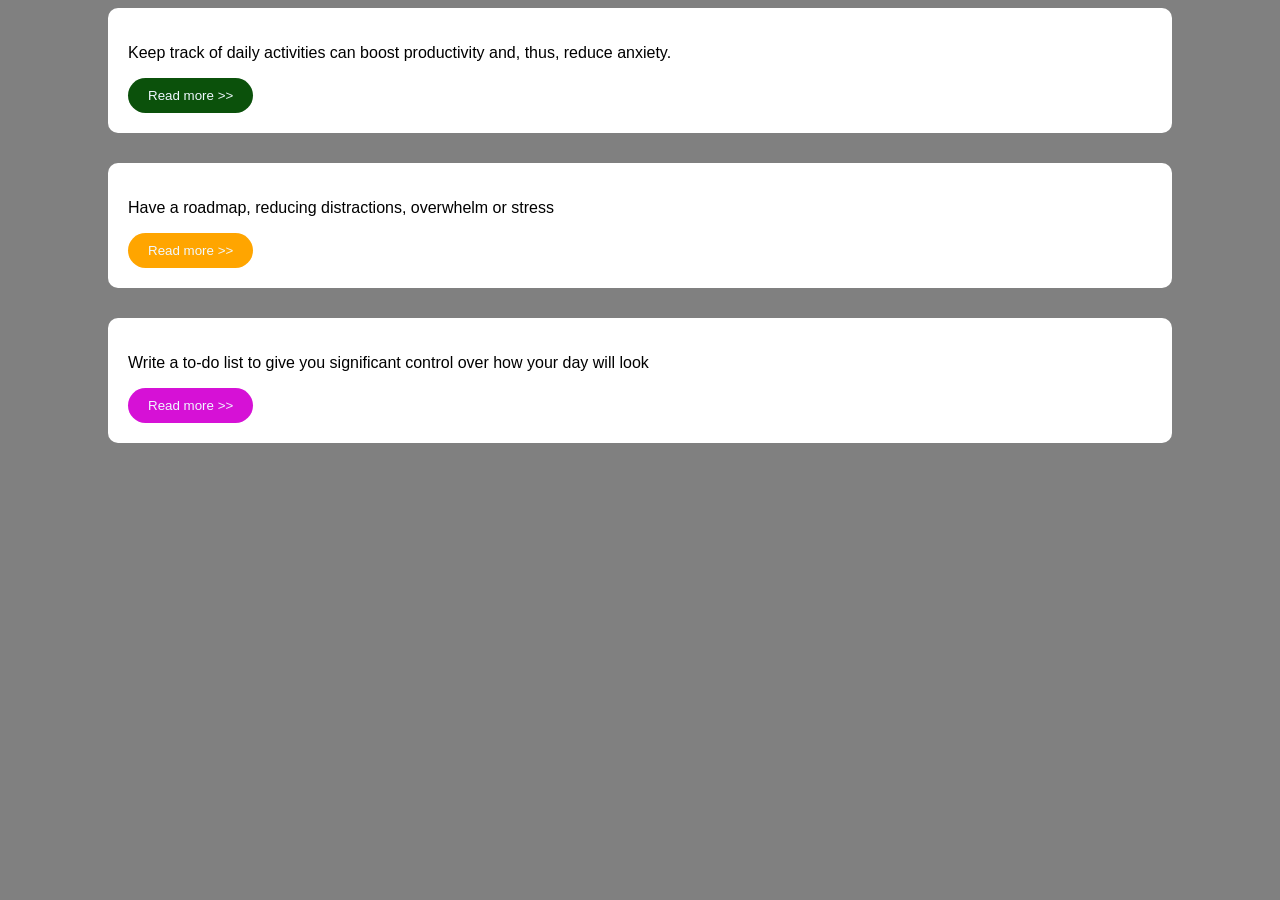
<file: EX-1/index.html>
<!DOCTYPE html>
<html lang="en">
<head>
    <meta charset="UTF-8">
    <meta http-equiv="X-UA-Compatible" content="IE=edge">
    <meta name="viewport" content="width=device-width, initial-scale=1.0">
    <link rel="stylesheet" href="style.css">
</head>
<body>

  <div>
      <p>Keep track of daily activities can boost productivity and, thus, reduce anxiety.</p>
      <button class = "Green">Read more >></button>
      
  </div>
  <div >
      <p>Have a roadmap, reducing distractions, overwhelm or stress</p>
      <button class = "orange">Read more >></button>
  </div>
  <div >
      <p>Write a to-do list to give you significant control over how your day will look</p>
      <button class = "Purple">Read more >></button>
  </div>
</body>
</html>
</file>
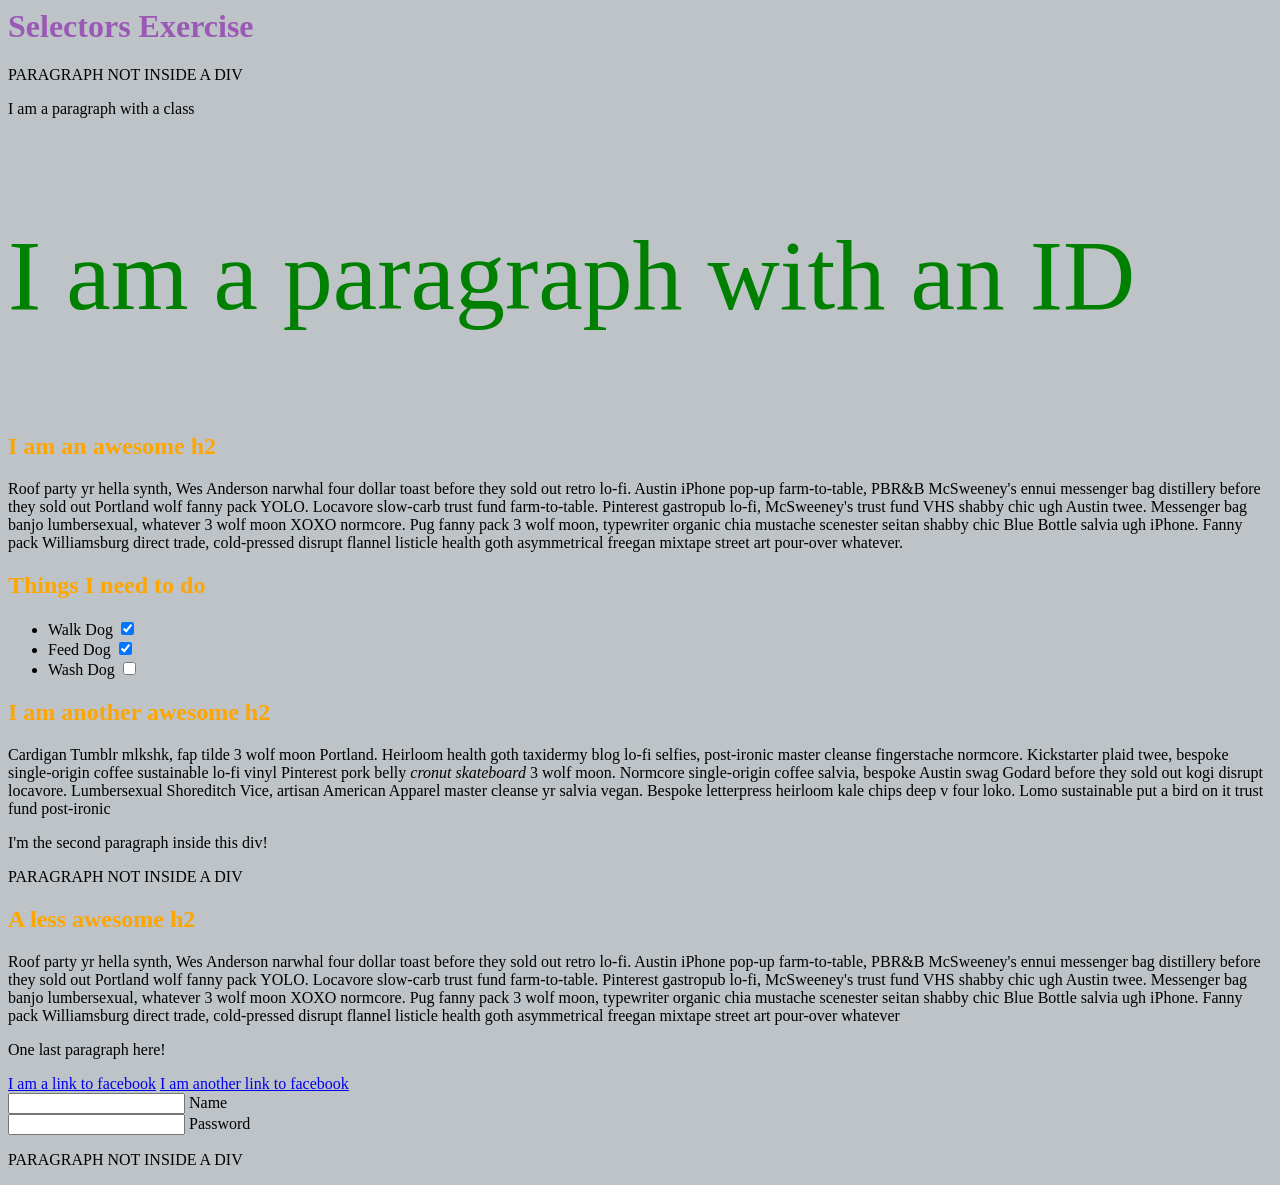
<file: EX-2/index.html>
<html>
  <head>
    <meta charset="UTF-8" />
    <title>Selectors Exercise</title>
    <link rel="stylesheet" type="text/css" href="selectors.css" />
  </head>
  <body>
    <h1>Selectors Exercise</h1>

    <p>PARAGRAPH NOT INSIDE A DIV</p>

    <div>
      <p class="hello">I am a paragraph with a class</p>
      <p id="special">I am a paragraph with an ID</p>

      <h2>I am an awesome h2</h2>

      <p>
        Roof party yr hella synth, Wes Anderson narwhal four dollar toast before
        they sold out retro lo-fi. Austin iPhone pop-up farm-to-table, PBR&B
        McSweeney's ennui messenger bag distillery before they sold out Portland
        wolf fanny pack YOLO. Locavore slow-carb trust fund farm-to-table.
        Pinterest gastropub lo-fi, McSweeney's trust fund VHS shabby chic ugh
        Austin twee. Messenger bag banjo lumbersexual, whatever 3 wolf moon XOXO
        normcore. Pug fanny pack 3 wolf moon, typewriter organic chia mustache
        scenester seitan shabby chic Blue Bottle salvia ugh iPhone. Fanny pack
        Williamsburg direct trade, cold-pressed disrupt flannel listicle health
        goth asymmetrical freegan mixtape street art pour-over whatever.
      </p>
    </div>

    <div>
      <h2>Things I need to do</h2>

      <ul>
        <li>Walk Dog <input type="checkbox" checked /></li>
        <li>Feed Dog <input type="checkbox" checked /></li>
        <li>Wash Dog <input type="checkbox" /></li>
      </ul>
    </div>

    <div>
      <h2>I am another awesome h2</h2>

      <p>
        Cardigan Tumblr mlkshk, fap tilde 3 wolf moon Portland. Heirloom health
        goth taxidermy blog lo-fi selfies, post-ironic master cleanse
        fingerstache normcore. Kickstarter plaid twee, bespoke single-origin
        coffee sustainable lo-fi vinyl Pinterest pork belly
        <em>cronut skateboard</em> 3 wolf moon. Normcore single-origin coffee
        salvia, bespoke Austin swag Godard before they sold out kogi disrupt
        locavore. Lumbersexual Shoreditch Vice, artisan American Apparel master
        cleanse yr salvia vegan. Bespoke letterpress heirloom kale chips deep v
        four loko. Lomo sustainable put a bird on it trust fund post-ironic
      </p>

      <p>I'm the second paragraph inside this div!</p>
    </div>

    <p>PARAGRAPH NOT INSIDE A DIV</p>

    <div>
      <h2>A less awesome h2</h2>

      <p>
        Roof party yr hella synth, Wes Anderson narwhal four dollar toast before
        they sold out retro lo-fi. Austin iPhone pop-up farm-to-table, PBR&B
        McSweeney's ennui messenger bag distillery before they sold out Portland
        wolf fanny pack YOLO. Locavore slow-carb trust fund farm-to-table.
        Pinterest gastropub lo-fi, McSweeney's trust fund VHS shabby chic ugh
        Austin twee. Messenger bag banjo lumbersexual, whatever 3 wolf moon XOXO
        normcore. Pug fanny pack 3 wolf moon, typewriter organic chia mustache
        scenester seitan shabby chic Blue Bottle salvia ugh iPhone. Fanny pack
        Williamsburg direct trade, cold-pressed disrupt flannel listicle health
        goth asymmetrical freegan mixtape street art pour-over whatever
      </p>

      <p>One last paragraph here!</p>

      <a href="https://www.facebook.com">I am a link to facebook</a>
      <a href="https://www.facebook.com">I am another link to facebook</a>
      <br />

      <input type="text" name="name" /><label> Name</label><br />
      <input type="password" name="password" /><label> Password</label><br />
    </div>

    <p>PARAGRAPH NOT INSIDE A DIV</p>
  </body>
</html>
</file>
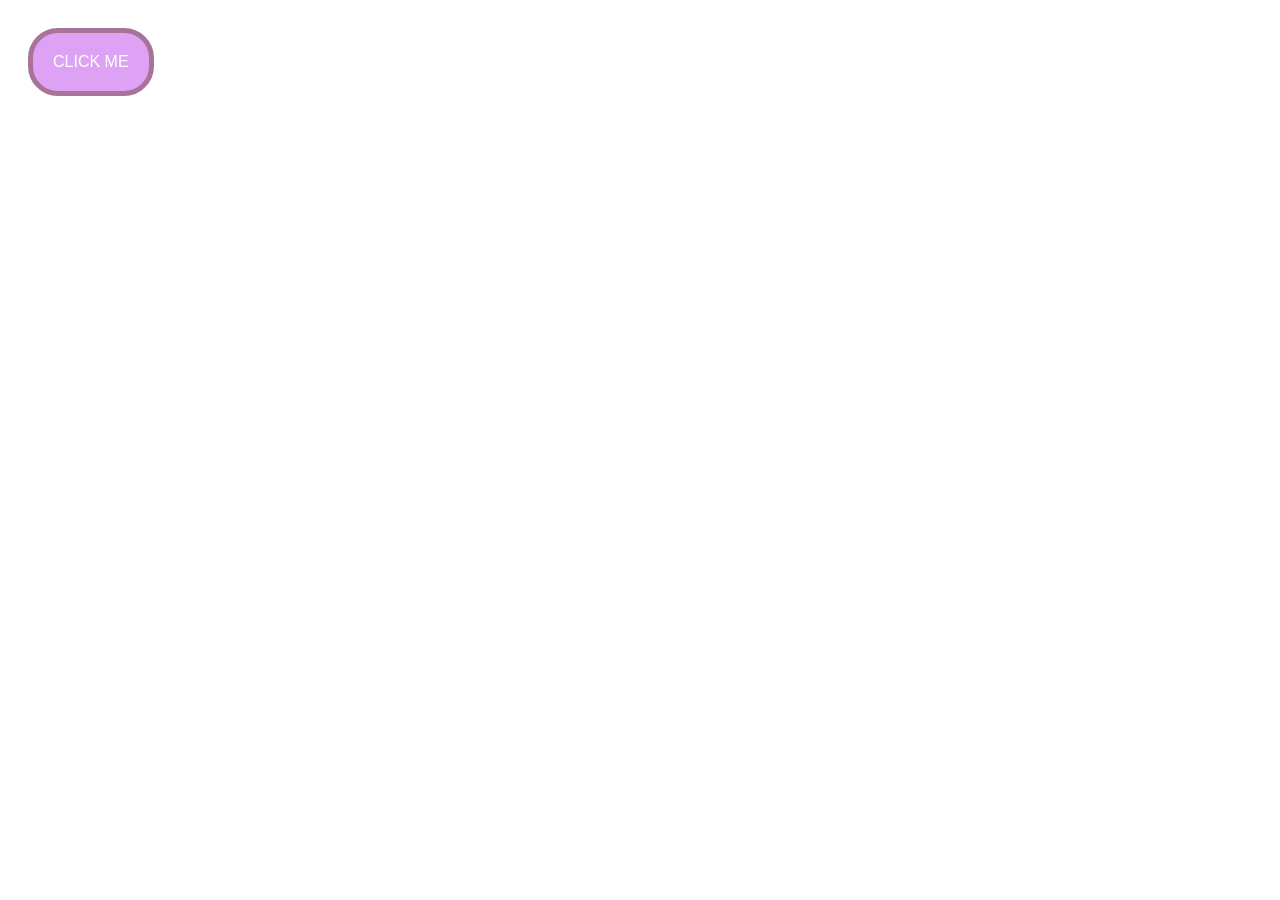
<file: EX-3/index.html>
<!DOCTYPE html>
<html lang="en">
  <head>
    <meta charset="UTF-8" />
    <link rel="stylesheet" type="text/css" href="style.css" />
  </head>
  <body>
    <button>CLICK ME</button>
  </body>
</html>
</file>
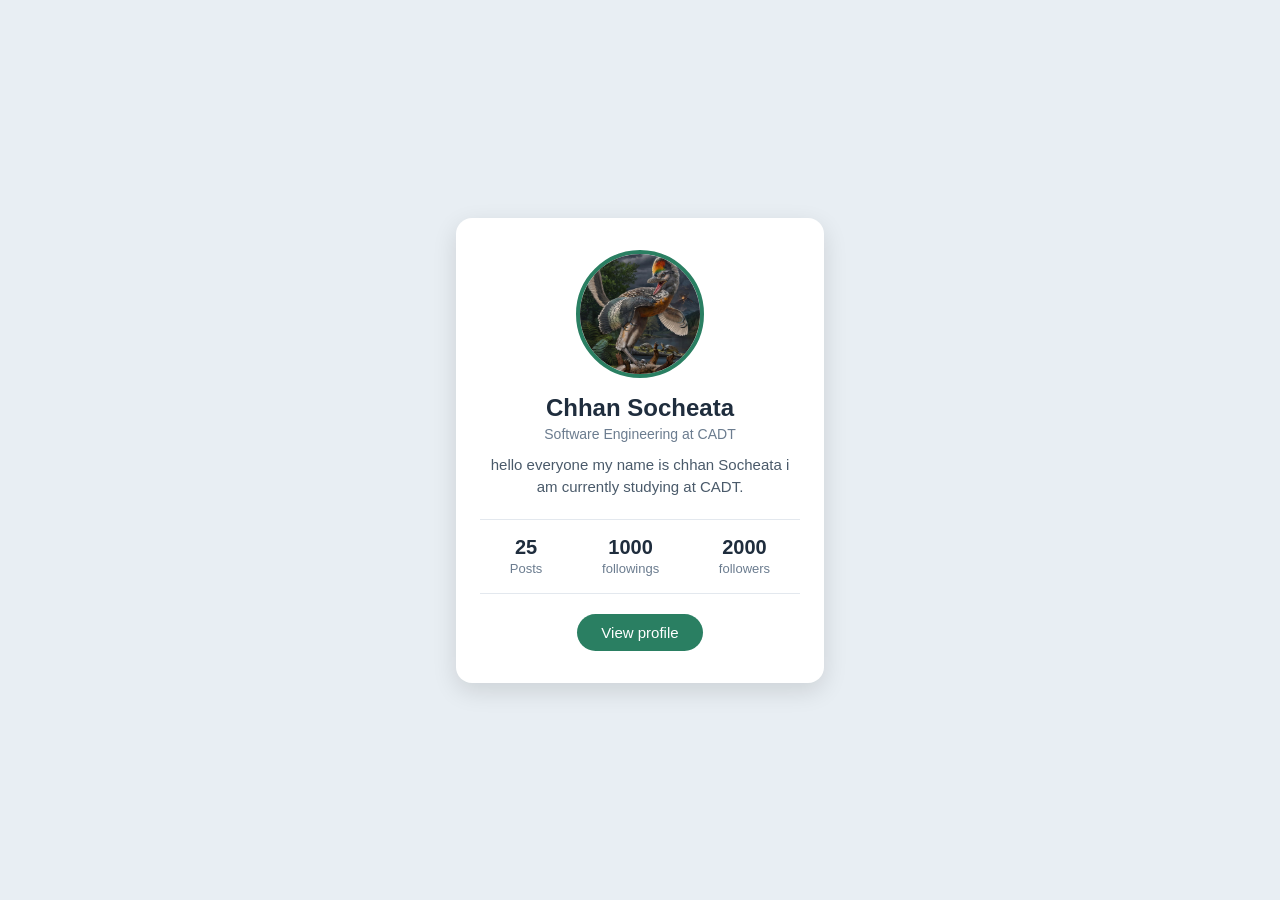
<file: EX-4/index.html>
<!DOCTYPE html>
<html lang="en">
<head>
    <meta charset="UTF-8">
    <meta http-equiv="X-UA-Compatible" content="IE=edge">
    <meta name="viewport" content="width=device-width, initial-scale=1.0">
    <title>Profile Card</title>
    <link rel="stylesheet" href="style.css">
</head>
<body>
    <div class="Card">
        <img src="dino.jpg" alt="Profile Picture" class="profile-pic">
        <h1>Chhan Socheata</h1>
        <p class="jobs">Software Engineering at CADT</p>
        <p class="Bio">
            hello everyone my name is chhan Socheata
            i am currently studying at CADT.
        </p>
        <div class="stats">
            <div>
                <b>25</b>
                <span>Posts</span>
            </div>
            <div>
                <b>1000</b>
                <span>followings</span>
            </div>
            <div>
                <b>2000</b>
                <span>followers</span>
            </div>
        </div>
        <button class="view-profile">
            View profile
        </button>
    </div>
</body>
</html>
</file>
<file: EX-1/style.css>
body {
    background: grey;
    font-family: sans-serif;
}

div {
    background: white;
    padding: 20px;
    margin-left: 100px;
    margin-right: 100px;
    margin-bottom: 30px;
    border-radius:10px;
}

button {
    border: none;
    padding: 10px 20px;
    border-radius: 30px;
    cursor: pointer;
    color :aliceblue

}

.Green {
    background-color: rgb(11, 81, 11);

}
.Green:hover {
    background-color: rgb(105, 186, 105);
    color: black;
}
.orange {
    background-color: orange;
}
.orange:hover {
    background-color: rgb(230, 182, 93);
    color: black;   
}
.Purple {
    background-color: rgb(214, 17, 214);
}
.Purple:hover {
    background-color: rgb(235, 181, 235);
    color: black;
}
</file>
<file: EX-2/selectors.css>
/* Style the HTML elements according to the following instructions. 
DO NOT ALTER THE EXISTING HTML TO DO THIS.  WRITE ONLY CSS!*/
 

/* MANDATORY CHALLENGES */

body {
    background: #bdc3c7;
}

/* Make the <h1> element #9b59b6*/

h1 {
    color: #9b59b6;
}

/* Make all <h2> elements orange */ 
h2 {
    color: orange;
}

/* Make all <li> elements blue(pick your own hexadecimal blue)*/ 
<li> {
    color: #3498db;
}

/*Change the background on every paragraph to be yellow*/
<p> {
    background: yellow;
}
/*Make all inputs have a 3px red border*/
<input> {
    border: 3px solid red;
}
/* Give everything with the class 'hello' a white background*/
<.hello> {
    background: white;
}



/* BONUS CHALLENGES */
/*You may need to research some other selectors and properties*/



/* Make all the <p>'s that are nested inside of divs 25px font(font-size: 25px)*/
<p> {
    font-size: 25px;
}
/* Make only inputs with type 'text' have a gray background*/
<input type="text"> {
    background: grey;
}

/* Make all "checked" checkboxes have a left margin of 50px(margin-left: 50px)*/
<input type="checkbox" checked> {
    margin-left: 50px;
}

/* Make the <label> elements all UPPERCASE without changing the HTML(definitely look this one up*/
<label> {
    text-tranform: uppercase;
}
/* Make the first letter of the element with id 'special' green and 100px font size(font-size: 100)*/
#special {
    color: green;
    font-size: 100px;
}
/* Make the <h1> element's color change to blue when hovered over */
<h1>:hover {
    color: blue;
}
</file>
<file: EX-3/style.css>
/* TODO */
button {
    background-color: #dda2f4;
    color: white;
    border: 5px solid #a77398;
    padding: 20px ;
    display: inline-block;
    font-size: 16px;
    margin: 20px;
    cursor: pointer;
    border-radius: 30px;
}
button:hover {
    background-color: #e20b4f;
    color: white;
    border: 5px solid #900869;
    padding: 20px ;
    display: inline-block;
    font-size: 16px;
    margin: 20px;
    cursor: pointer;
    border-radius: 30px;
}
</file>
<file: EX-4/style.css>
body {
  margin: 0;
  min-height: 100vh;
  display: flex;
  justify-content: center;
  align-items: center;
  background-color: #e8eef3;
  font-family: Arial, Helvetica, sans-serif;
}

.Card {
  width: 320px;
  padding: 32px 24px;
  background-color: #ffffff;
  border-radius: 16px;
  box-shadow: 0 8px 24px rgba(0, 0, 0, 0.12);
  text-align: center;
}

.profile-pic {
  display: block;
  margin: 0 auto;
  width: 120px;
  height: 120px;
  border-radius: 50%;
  object-fit: cover;
  border: 4px solid #2a7f62;
}

h1 {
  margin: 16px 0 4px;
  font-size: 24px;
  color: #1f2d3d;
}

.jobs {
  margin: 0 0 12px;
  font-size: 14px;
  color: #6b7c8f;
}

.Bio {
  margin: 0;
  font-size: 15px;
  line-height: 1.5;
  color: #4a5a6a;
}

.stats {
  display: flex;
  justify-content: space-around;
  margin: 20px 0;
  padding: 16px 0;
  border-top: 1px solid #e3e8ee;
  border-bottom: 1px solid #e3e8ee;
}

.stats b {
  display: block;
  font-size: 20px;
  color: #1f2d3d;
}

.stats span {
  font-size: 13px;
  color: #6b7c8f;
}

.view-profile {
  padding: 10px 24px;
  border: none;
  border-radius: 20px;
  background-color: #2a7f62;
  color: #ffffff;
  font-size: 15px;
  cursor: pointer;
  
}
</file>
